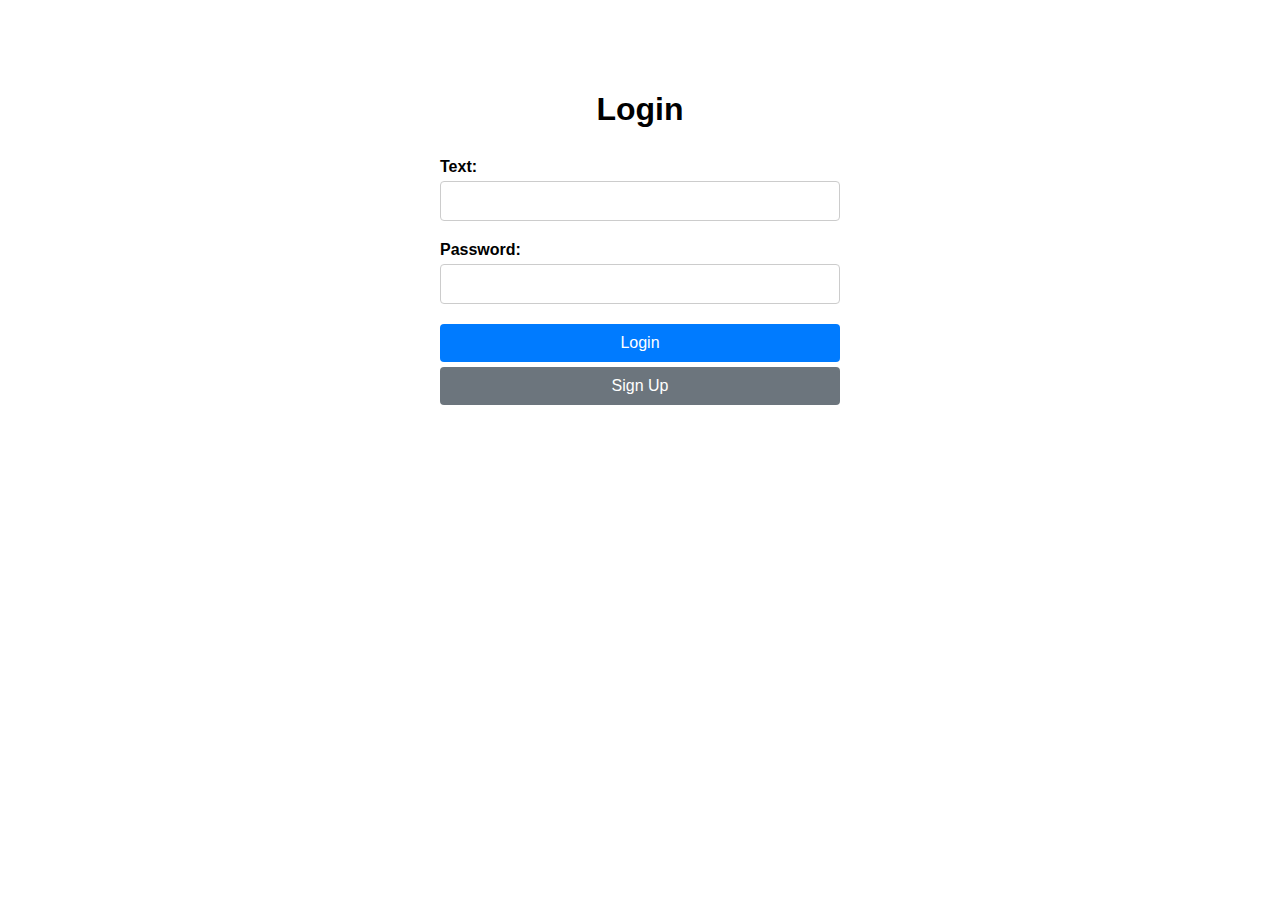
<file: HCL trainning/js_internal_300_training/ALL TASKS HCL/day6/index.html>
<!DOCTYPE html>
<html lang="en">
<head>
    <meta charset="UTF-8">
    <meta name="viewport" content="width=device-width, initial-scale=1.0">
    <title>Login Page</title>
    <link rel="stylesheet" href="style.css">
    <script src="script.js"></script>
</head>
<body>
    <h1>Login</h1>
    <form action="project.html" method="get">
        <div>
            <label for="text">Text:</label>
            <input type="text" id="text" name="firstname" required>
        </div>
        <div>
            <label for="password">Password:</label>
            <input type="password" id="password" name="password" required>
        </div>
        <div>
            <button type="submit">Login</button>
            <button type="button">Sign Up</button>
        </div>
    </form>
</body>
</html>
</file>
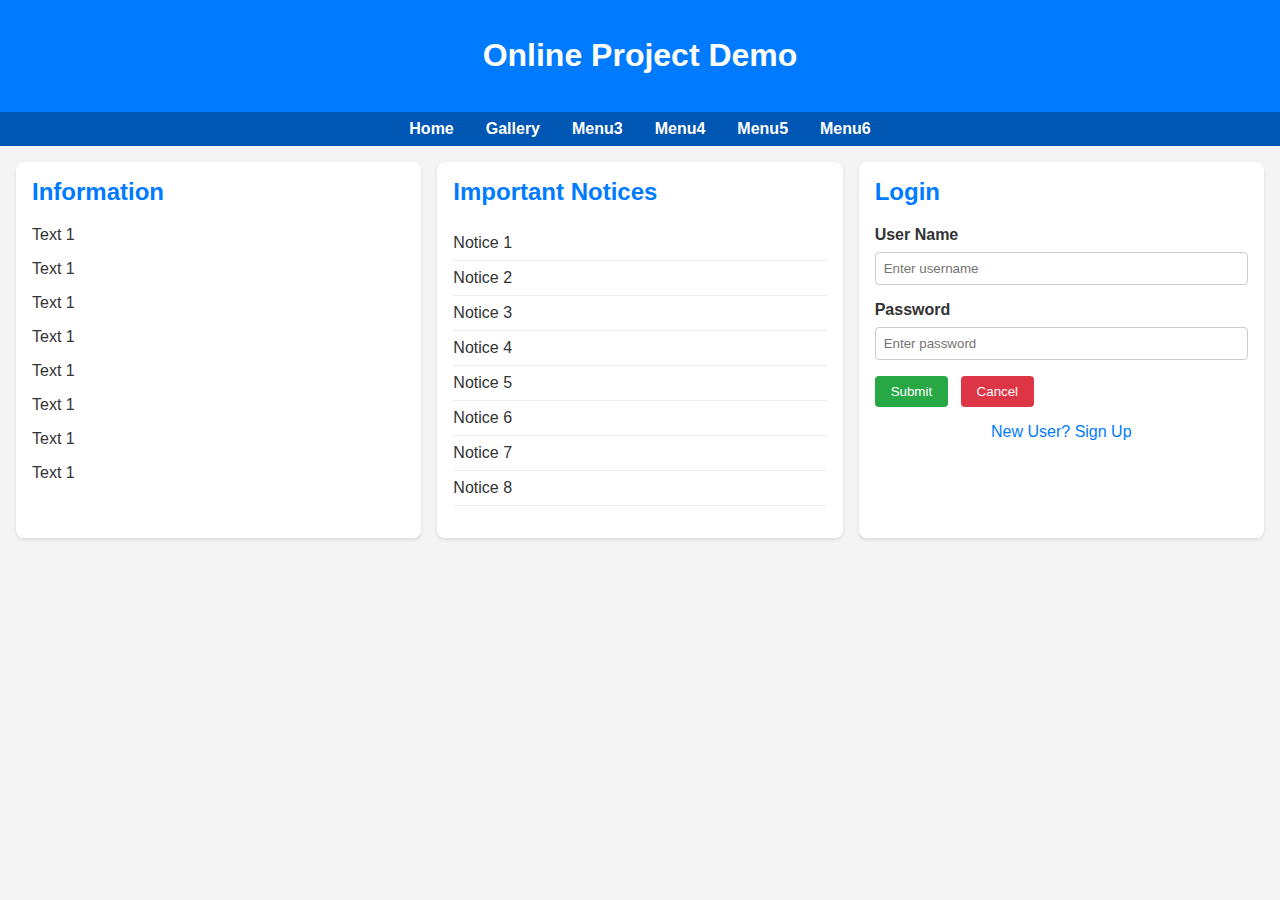
<file: HCL trainning/js_internal_300_training/ALL TASKS HCL/day7/index.html>
<!DOCTYPE html>
<html lang="en">
<head>
    <meta charset="UTF-8">
    <meta name="viewport" content="width=device-width, initial-scale=1.0">
    <title>Online Project Demo</title>
    <style>
        body {
            font-family: Arial, sans-serif;
            margin: 0;
            padding: 0;
            background-color: #f4f4f4;
            color: #333;
        }
        header {
            background-color: #007bff;
            color: white;
            padding: 1rem;
            text-align: center;
        }
        nav {
            background-color: #0056b3;
            padding: 0.5rem;
        }
        nav ul {
            list-style: none;
            padding: 0;
            margin: 0;
            display: flex;
            justify-content: center;
            gap: 2rem;
        }
        nav a {
            color: white;
            text-decoration: none;
            font-weight: bold;
        }
        nav a:hover {
            text-decoration: underline;
        }
        main {
            display: flex;
            flex-wrap: wrap;
            padding: 1rem;
            gap: 1rem;
        }
        .section {
            flex: 1 1 300px;
            background-color: white;
            padding: 1rem;
            border-radius: 8px;
            box-shadow: 0 2px 4px rgba(0,0,0,0.1);
        }
        .section h2 {
            margin-top: 0;
            color: #007bff;
        }
        .notice-list {
            list-style: none;
            padding: 0;
        }
        .notice-list li {
            padding: 0.5rem 0;
            border-bottom: 1px solid #eee;
        }
        form {
            display: flex;
            flex-direction: column;
        }
        label {
            margin-bottom: 0.5rem;
            font-weight: bold;
        }
        input {
            padding: 0.5rem;
            margin-bottom: 1rem;
            border: 1px solid #ccc;
            border-radius: 4px;
        }
        button {
            padding: 0.5rem 1rem;
            margin-right: 0.5rem;
            border: none;
            border-radius: 4px;
            cursor: pointer;
        }
        .submit-btn {
            background-color: #28a745;
            color: white;
        }
        .cancel-btn {
            background-color: #dc3545;
            color: white;
        }
        .signup-link {
            text-align: center;
            margin-top: 1rem;
        }
        .signup-link a {
            color: #007bff;
            text-decoration: none;
        }
        .signup-link a:hover {
            text-decoration: underline;
        }
    </style>
</head>
<body>
    <header>
        <h1>Online Project Demo</h1>
    </header>
    <nav>
        <ul>
            <li><a href="#">Home</a></li>
            <li><a href="#">Gallery</a></li>
            <li><a href="#">Menu3</a></li>
            <li><a href="#">Menu4</a></li>
            <li><a href="#">Menu5</a></li>
            <li><a href="#">Menu6</a></li>
        </ul>
    </nav>
    <main>
        <section class="section">
            <h2>Information</h2>
            <p>Text 1</p>
            <p>Text 1</p>
            <p>Text 1</p>
            <p>Text 1</p>
            <p>Text 1</p>
            <p>Text 1</p>
            <p>Text 1</p>
            <p>Text 1</p>
        </section>
        <section class="section">
            <h2>Important Notices</h2>
            <ul class="notice-list">
                <li>Notice 1</li>
                <li>Notice 2</li>
                <li>Notice 3</li>
                <li>Notice 4</li>
                <li>Notice 5</li>
                <li>Notice 6</li>
                <li>Notice 7</li>
                <li>Notice 8</li>
            </ul>
        </section>
        <section class="section">
            <h2>Login</h2>
            <form action="log.html" method="get" id="loginForm">
                <label for="username">User Name</label>
                <input type="text" id="username" placeholder="Enter username" required>

                <label for="password">Password</label>
                <input type="password" id="password" placeholder="Enter password" required>

                <div>
                    <button type="submit" class="submit-btn">Submit</button>
                    <button type="reset" class="cancel-btn">Cancel</button>
                </div>
            </form>
            <div class="signup-link">
                <a href="reg.html">New User? Sign Up</a>
            </div>
        </section>
    </main>
    <script>
        document.getElementById('loginForm').addEventListener('submit', function(event) {
            const username = document.getElementById('username').value.trim();
            const password = document.getElementById('password').value;

            if (username.length < 3) {
                alert('Username must be at least 3 characters long.');
                event.preventDefault();
                return;
            }

            if (password.length < 6) {
                alert('Password must be at least 6 characters long.');
                event.preventDefault();
                return;
            }

            // Additional checks can be added here
        });
    </script>
</body>
</html>
</file>
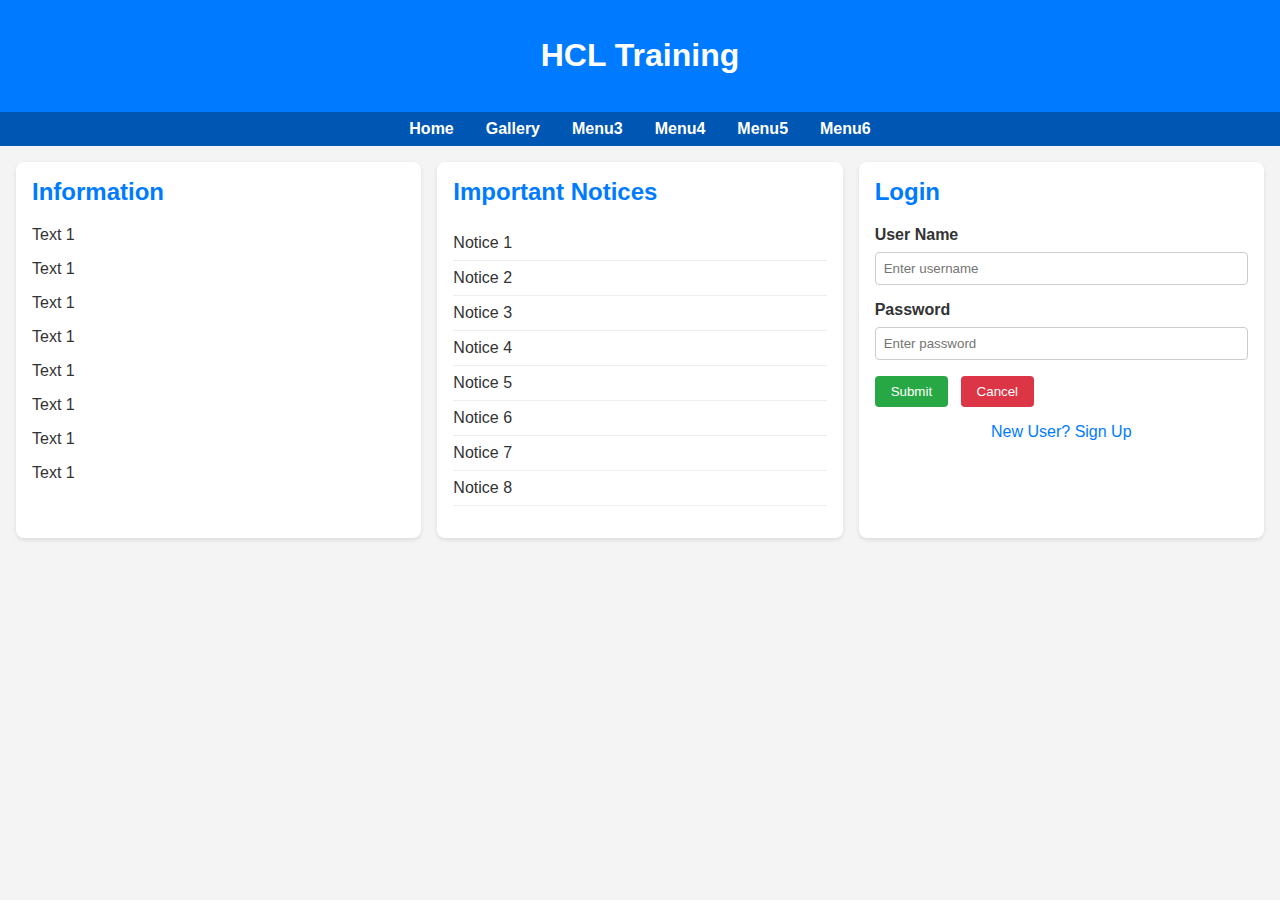
<file: HCL trainning/js_internal_300_training/ALL TASKS HCL/project/index.html>
<!DOCTYPE html>
<html lang="en">
<head>
    <meta charset="UTF-8">
    <meta name="viewport" content="width=device-width, initial-scale=1.0">
    <title>Online Project Demo</title>
    <style>
        body {
            font-family: Arial, sans-serif;
            margin: 0;
            padding: 0;
            background-color: #f4f4f4;
            color: #333;
        }
        header {
            background-color: #007bff;
            color: white;
            padding: 1rem;
            text-align: center;
        }
        nav {
            background-color: #0056b3;
            padding: 0.5rem;
        }
        nav ul {
            list-style: none;
            padding: 0;
            margin: 0;
            display: flex;
            justify-content: center;
            gap: 2rem;
        }
        nav a {
            color: white;
            text-decoration: none;
            font-weight: bold;
        }
        nav a:hover {
            text-decoration: underline;
        }
        main {
            display: flex;
            flex-wrap: wrap;
            padding: 1rem;
            gap: 1rem;
        }
        .section {
            flex: 1 1 300px;
            background-color: white;
            padding: 1rem;
            border-radius: 8px;
            box-shadow: 0 2px 4px rgba(0,0,0,0.1);
        }
        .section h2 {
            margin-top: 0;
            color: #007bff;
        }
        .notice-list {
            list-style: none;
            padding: 0;
        }
        .notice-list li {
            padding: 0.5rem 0;
            border-bottom: 1px solid #eee;
        }
        form {
            display: flex;
            flex-direction: column;
        }
        label {
            margin-bottom: 0.5rem;
            font-weight: bold;
        }
        input {
            padding: 0.5rem;
            margin-bottom: 1rem;
            border: 1px solid #ccc;
            border-radius: 4px;
        }
        button {
            padding: 0.5rem 1rem;
            margin-right: 0.5rem;
            border: none;
            border-radius: 4px;
            cursor: pointer;
        }
        .submit-btn {
            background-color: #28a745;
            color: white;
        }
        .cancel-btn {
            background-color: #dc3545;
            color: white;
        }
        .signup-link {
            text-align: center;
            margin-top: 1rem;
        }
        .signup-link a {
            color: #007bff;
            text-decoration: none;
        }
        .signup-link a:hover {
            text-decoration: underline;
        }
    </style>
</head>
<body>
    <header>
        <h1>HCL Training</h1>
    </header>
    <nav>
        <ul>
            <li><a href="#">Home</a></li>
            <li><a href="#">Gallery</a></li>
            <li><a href="#">Menu3</a></li>
            <li><a href="#">Menu4</a></li>
            <li><a href="#">Menu5</a></li>
            <li><a href="#">Menu6</a></li>
        </ul>
    </nav>
    <main>
        <div class="section">
            <h2>Information</h2>
            <p>Text 1</p>
            <p>Text 1</p>
            <p>Text 1</p>
            <p>Text 1</p>
            <p>Text 1</p>
            <p>Text 1</p>
            <p>Text 1</p>
            <p>Text 1</p>
        </div>
        <div class="section">
            <h2>Important Notices</h2>
            <ul class="notice-list">
                <li>Notice 1</li>
                <li>Notice 2</li>
                <li>Notice 3</li>
                <li>Notice 4</li>
                <li>Notice 5</li>
                <li>Notice 6</li>
                <li>Notice 7</li>
                <li>Notice 8</li>
            </ul>
        </div>
        <div class="section">
            <h2>Login</h2>
            <form action="log.html" method="get" id="loginForm">
                <label for="username">User Name</label>
                <input type="text" id="username" placeholder="Enter username" >

                <label for="password">Password</label>
                <input type="password" id="password" placeholder="Enter password" >

                <div>
                    <button type="submit" class="submit-btn">Submit</button>
                    <button type="reset" class="cancel-btn">Cancel</button>
                </div>
            </form>
            <div class="signup-link">
                <a href="reg.html">New User? Sign Up</a>
            </div>
        </div>
    </main>
    <script>
        document.getElementById('loginForm').addEventListener('submit', function(event) {
            const username = document.getElementById('username').value.trim();
            const password = document.getElementById('password').value;

            if (username.length < 3) {
                alert('Username must be at least 3 characters long.');
                event.preventDefault();
                return;
            }

            if (password.length < 6) {
                alert('Password must be at least 6 characters long.');
                event.preventDefault();
                return;
            }

            
        });
    </script>
</body>
</html>
</file>
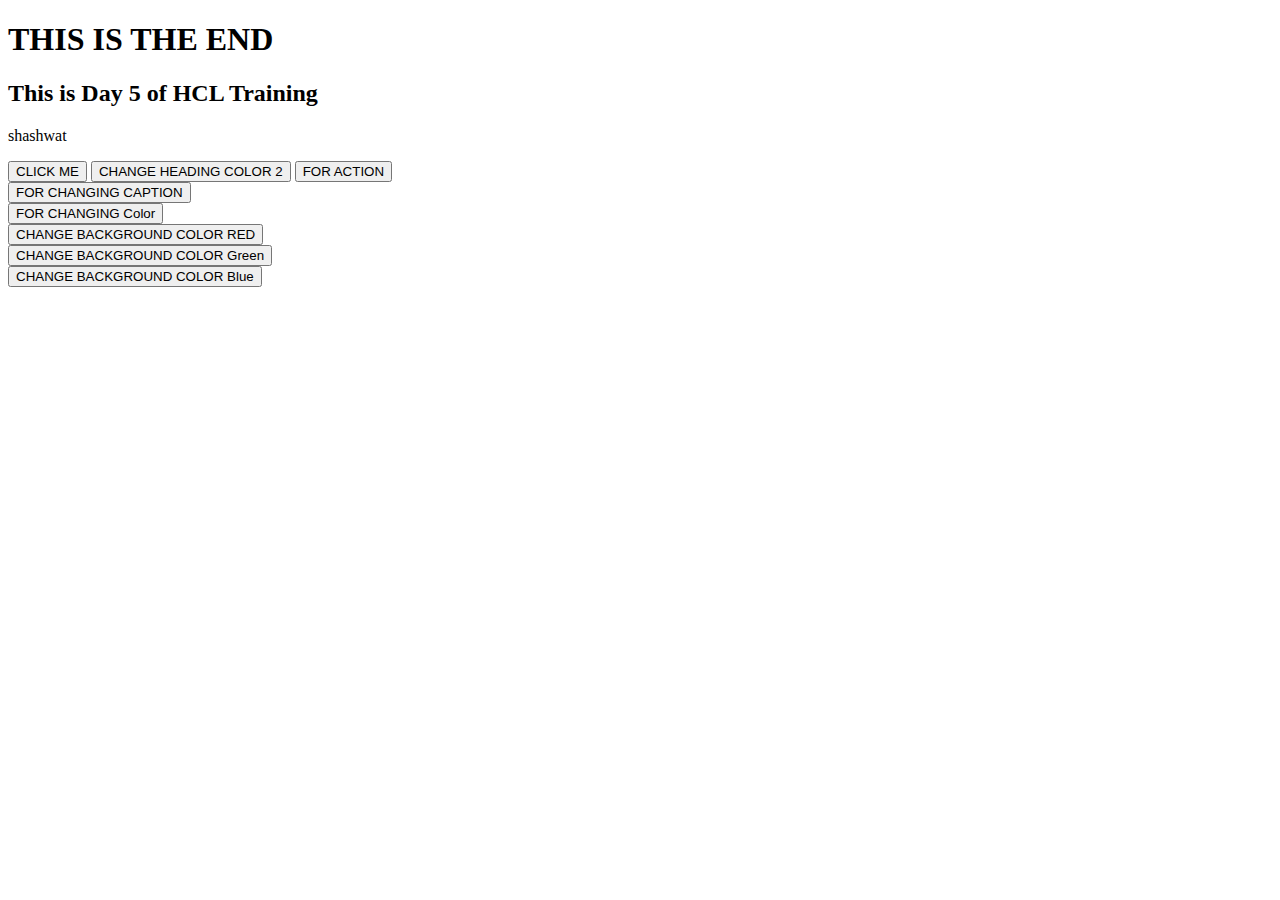
<file: HCL trainning/js_internal_300_training/ALL TASKS HCL/day5/day5_task1.html>
<!DOCTYPE html>
<html lang="en">
<head>
    <meta charset="UTF-8">
    <meta name="viewport" content="width=device-width, initial-scale=1.0">
    <title>Document</title>
</head>
<body>
    <h1 id="hid1"> THIS IS THE END</h1>
    <h2 id="hid2"> This is Day 5 of HCL Training </h2>
    <p> shashwat</p>

    <button type="submit" onclick="fun1()"> CLICK ME </button>
    <button type="submit" onclick="fun2()"> CHANGE HEADING COLOR 2</button>

    <button type="submit" id="bid1"> FOR ACTION</button>
    <br>
    <button type="submit" id="bid2"> FOR CHANGING CAPTION</button>
    <br>
    <button type="submit" id="bid3"> FOR CHANGING Color</button>
    <br>
    <button type="submit" id="bid4"> CHANGE BACKGROUND COLOR RED</button>
    <br>
    <button type="submit" id="bid5"> CHANGE BACKGROUND COLOR Green</button>
    <br>
    <button type="submit" id="bid6">CHANGE BACKGROUND COLOR Blue</button>
    <br>




<script>

    document.getElementById("bid4").addEventListener("click", function() {
        document.body.style.backgroundColor = "red";
    });
    document.getElementById("bid5").addEventListener("click", function() {
        document.body.style.backgroundColor = "green";
    }); 
    document.getElementById("bid6").addEventListener("click", function() {
        document.body.style.backgroundColor = "blue";
    });





    document.getElementById("bid2").addEventListener("click", function() {
        document.getElementById("hid1").innerHTML = "THIS IS THE NEW ENDING";
    });

    document.getElementById("bid3").addEventListener("click", function() {
        document.getElementById("hid2").style.color = "purple";
    });

    document.getElementById("bid1").addEventListener("click", function() {
        document.getElementById("hid1").style.color = "green";
        document.getElementById("hid2").style.color = "yellow";
    });

    function fun1() 
    {
        document.getElementById("hid1").style.color = "red";
    }

    function fun2() 
    {
        document.getElementById("hid2").style.color = "blue";
    }

</script>
</body>
</html>
</file>
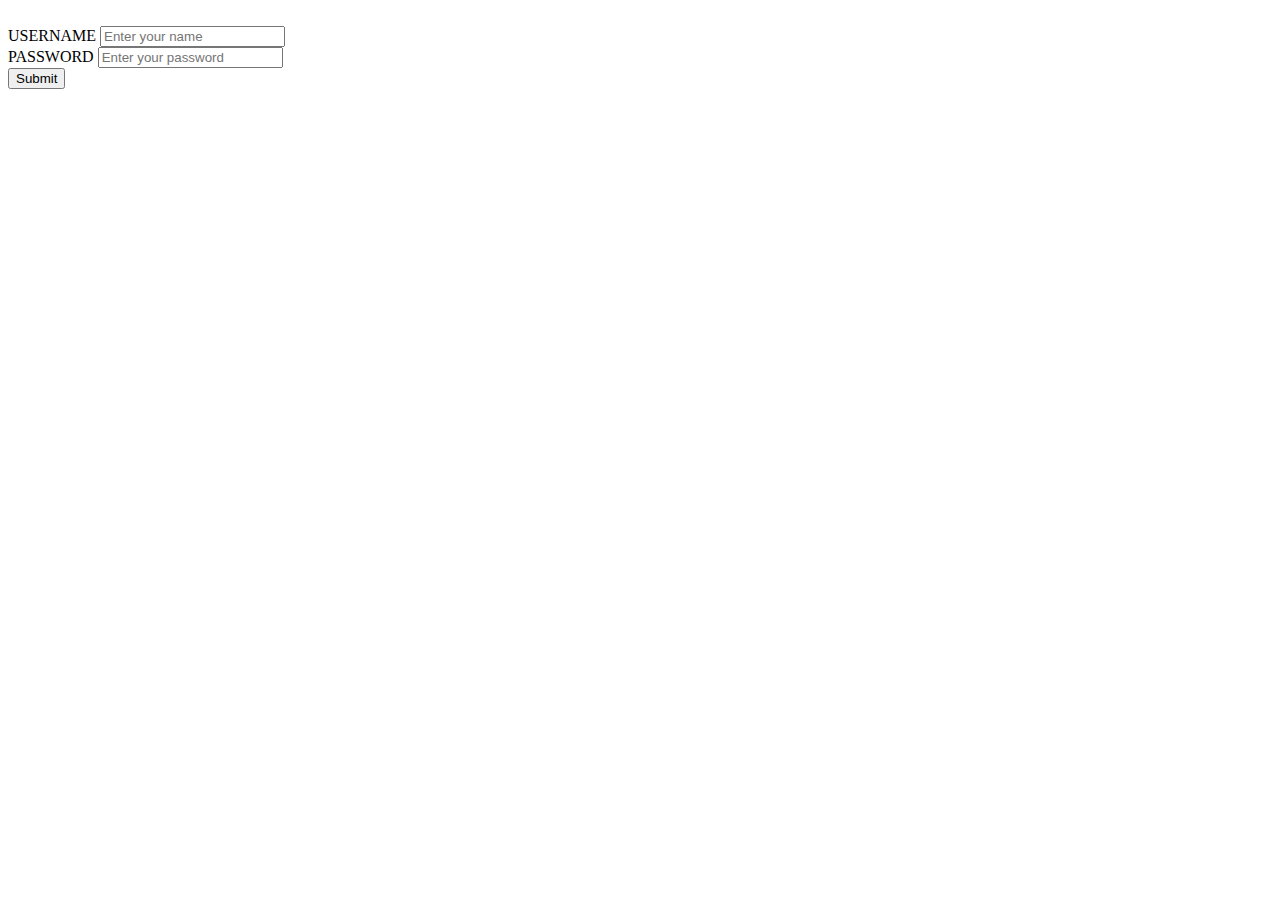
<file: HCL trainning/js_internal_300_training/ALL TASKS HCL/day5/day5_task2.html>
<!DOCTYPE html>
<html lang="en">
<head>
    <meta charset="UTF-8">
    <meta name="viewport" content="width=device-width, initial-scale=1.0">
    <title>Document</title>
</head>
<body>
<form id="fid1">
    <br>
    <label for="USERID "> USERNAME </label>
     <input type="text" id="text1" name="username" placeholder="Enter your name" >
     <br>
      <label for="PASSWORD "> PASSWORD </label>
    <input type="password" id="pass1" name="password" placeholder="Enter your password" >
    <br>
    <button type="submit">Submit</button>
    <br>
    <p id="error1" style="color: red;"></p> 

</form>



<script>
    document.getElementById("fid1").addEventListener("submit", function(event)
     {

        event.preventDefault();
         

        let a=document.getElementById("text1").value.trim();
        let error=document.getElementById("error1");
        if(a=="")
     {
        error.innerHTML="Value cannot be empty";
     }
     else{
        error.style.color="green";
        error.innerHTML="Form submitted successfully!";

     }

     });
        

     






    </script>









    
</body>
</html>
</file>
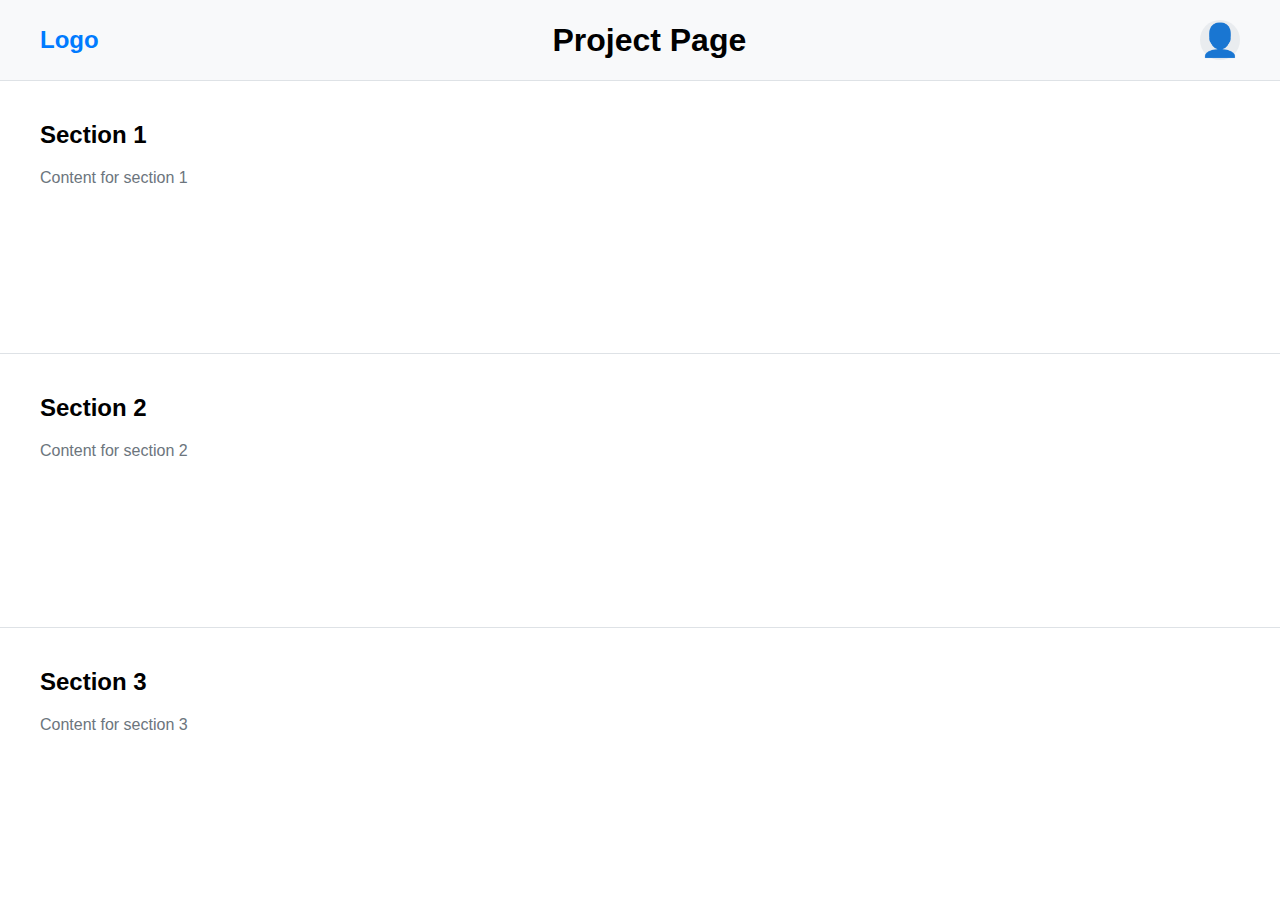
<file: HCL trainning/js_internal_300_training/ALL TASKS HCL/day6/project.html>
<!DOCTYPE html>
<html lang="en">
<head>
    <meta charset="UTF-8">
    <meta name="viewport" content="width=device-width, initial-scale=1.0">
    <title>Project Page</title>
    <link rel="stylesheet" href="style.css">
    <script>
        window.addEventListener('DOMContentLoaded', function() {
            const urlParams = new URLSearchParams(window.location.search);
            const firstname = urlParams.get('firstname');
            if (firstname) {
                // const welcomeMessage = document.getElementById('welcome-message');
                // welcomeMessage.textContent = 'Welcome ' + firstname;
                document.getElementById("welcome-message").innerHTML = `hello ! <b> ${firstname} </b>` ; 
            }
        });
    </script>
</head>
<body class="project-page">
    <header>
        <div class="logo">Logo</div>
        <h1>Project Page</h1>
        <div class="user-logo">👤</div>
    </header>
    <main>
        <section class="section-1">
            <h2 id="welcome-message">Section 1</h2>
            <p>Content for section 1</p>
        </section>
        <section class="section-2">
            <h2>Section 2</h2>
            <p>Content for section 2</p>
        </section>
        <section class="section-3">
            <h2>Section 3</h2>
            <p>Content for section 3</p>
        </section>
    </main>

    
</body>
</html>
</file>
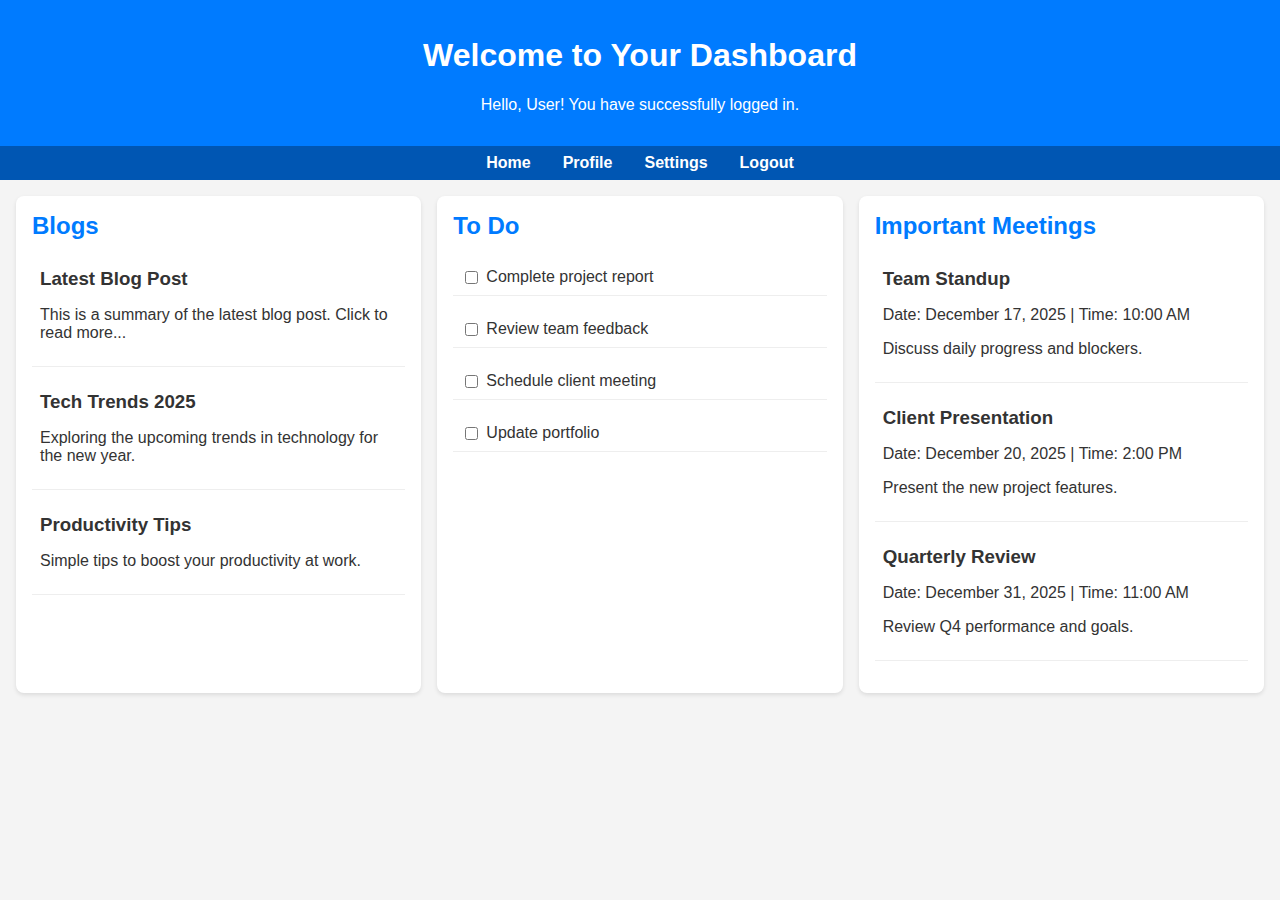
<file: HCL trainning/js_internal_300_training/ALL TASKS HCL/day7/log.html>
<!DOCTYPE html>
<html lang="en">
<head>
    <meta charset="UTF-8">
    <meta name="viewport" content="width=device-width, initial-scale=1.0">
    <title>Welcome - Online Project</title>
    <style>
        body {
            font-family: Arial, sans-serif;
            margin: 0;
            padding: 0;
            background-color: #f4f4f4;
            color: #333;
        }
        header {
            background-color: #007bff;
            color: white;
            padding: 1rem;
            text-align: center;
        }
        nav {
            background-color: #0056b3;
            padding: 0.5rem;
        }
        nav ul {
            list-style: none;
            padding: 0;
            margin: 0;
            display: flex;
            justify-content: center;
            gap: 2rem;
        }
        nav a {
            color: white;
            text-decoration: none;
            font-weight: bold;
        }
        nav a:hover {
            text-decoration: underline;
        }
        main {
            display: flex;
            flex-wrap: wrap;
            padding: 1rem;
            gap: 1rem;
        }
        .section {
            flex: 1 1 300px;
            background-color: white;
            padding: 1rem;
            border-radius: 8px;
            box-shadow: 0 2px 4px rgba(0,0,0,0.1);
        }
        .section h2 {
            margin-top: 0;
            color: #007bff;
        }
        .blog-item, .todo-item, .meeting-item {
            margin-bottom: 1rem;
            padding: 0.5rem;
            border-bottom: 1px solid #eee;
        }
        .blog-item h3, .meeting-item h3 {
            margin: 0 0 0.5rem 0;
            color: #333;
        }
        .todo-item {
            display: flex;
            align-items: center;
        }
        .todo-item input {
            margin-right: 0.5rem;
        }
    </style>
</head>
<body>
    <header>
        <h1>Welcome to Your Dashboard</h1>
        <p>Hello, User! You have successfully logged in.</p>
    </header>
    <nav>
        <ul>
            <li><a href="index.html">Home</a></li>
            <li><a href="#">Profile</a></li>
            <li><a href="#">Settings</a></li>
            <li><a href="#">Logout</a></li>
        </ul>
    </nav>
    <main>
        <section class="section">
            <h2>Blogs</h2>
            <div class="blog-item">
                <h3>Latest Blog Post</h3>
                <p>This is a summary of the latest blog post. Click to read more...</p>
            </div>
            <div class="blog-item">
                <h3>Tech Trends 2025</h3>
                <p>Exploring the upcoming trends in technology for the new year.</p>
            </div>
            <div class="blog-item">
                <h3>Productivity Tips</h3>
                <p>Simple tips to boost your productivity at work.</p>
            </div>
        </section>
        <section class="section">
            <h2>To Do</h2>
            <div class="todo-item">
                <input type="checkbox" id="task1">
                <label for="task1">Complete project report</label>
            </div>
            <div class="todo-item">
                <input type="checkbox" id="task2">
                <label for="task2">Review team feedback</label>
            </div>
            <div class="todo-item">
                <input type="checkbox" id="task3">
                <label for="task3">Schedule client meeting</label>
            </div>
            <div class="todo-item">
                <input type="checkbox" id="task4">
                <label for="task4">Update portfolio</label>
            </div>
        </section>
        <section class="section">
            <h2>Important Meetings</h2>
            <div class="meeting-item">
                <h3>Team Standup</h3>
                <p>Date: December 17, 2025 | Time: 10:00 AM</p>
                <p>Discuss daily progress and blockers.</p>
            </div>
            <div class="meeting-item">
                <h3>Client Presentation</h3>
                <p>Date: December 20, 2025 | Time: 2:00 PM</p>
                <p>Present the new project features.</p>
            </div>
            <div class="meeting-item">
                <h3>Quarterly Review</h3>
                <p>Date: December 31, 2025 | Time: 11:00 AM</p>
                <p>Review Q4 performance and goals.</p>
            </div>
        </section>
    </main>
</body>
</html></content>
</file>
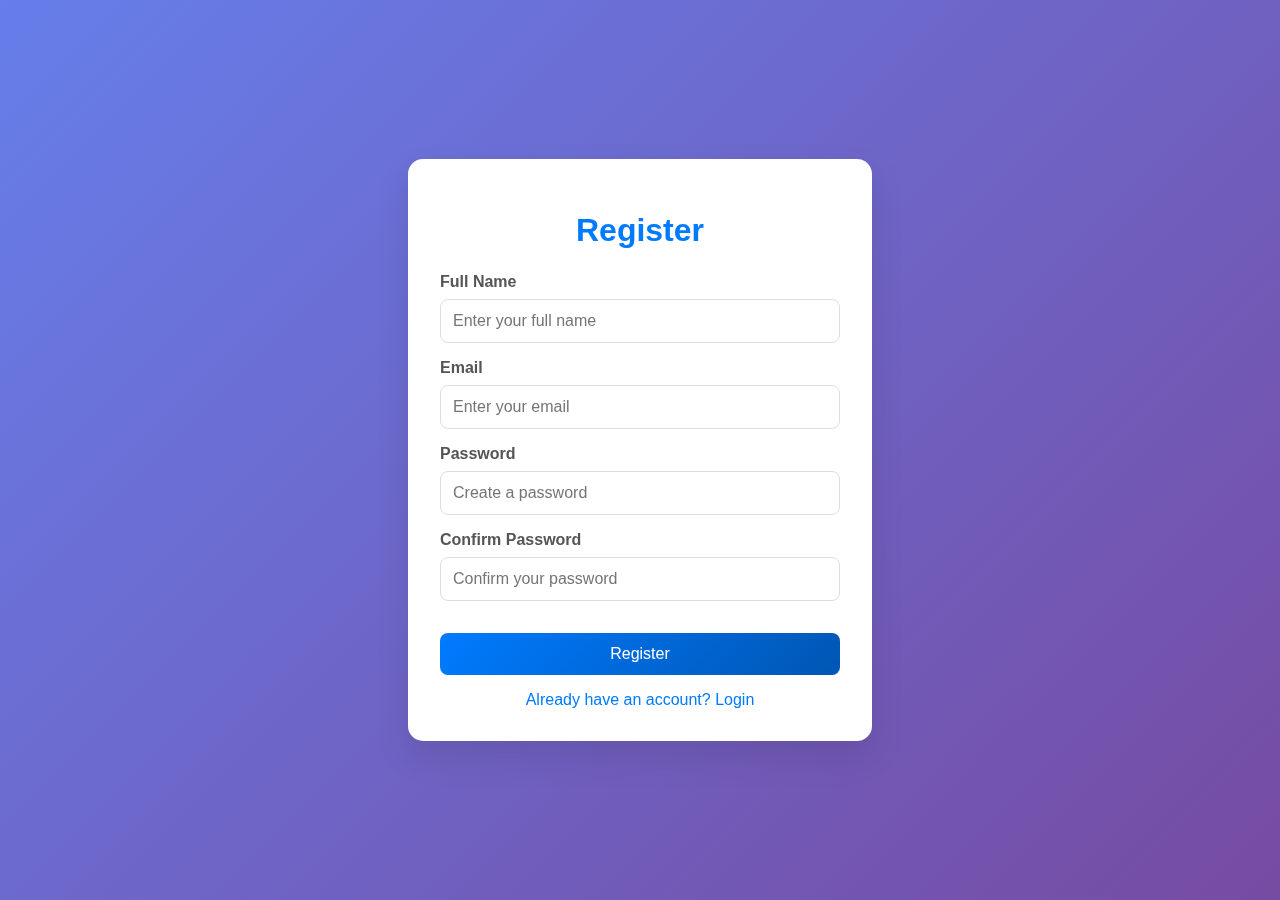
<file: HCL trainning/js_internal_300_training/ALL TASKS HCL/day7/reg.html>
<!DOCTYPE html>
<html lang="en">
<head>
    <meta charset="UTF-8">
    <meta name="viewport" content="width=device-width, initial-scale=1.0">
    <title>Register - Online Project</title>
    <style>
        body {
            font-family: 'Segoe UI', Tahoma, Geneva, Verdana, sans-serif;
            margin: 0;
            padding: 0;
            background: linear-gradient(135deg, #667eea 0%, #764ba2 100%);
            min-height: 100vh;
            display: flex;
            justify-content: center;
            align-items: center;
            color: #333;
        }
        .card {
            background: white;
            border-radius: 15px;
            box-shadow: 0 15px 35px rgba(0, 0, 0, 0.1);
            padding: 2rem;
            width: 100%;
            max-width: 400px;
            transition: transform 0.6s;
            transform-style: preserve-3d;
        }
        .card.flip {
            transform: rotateY(180deg);
        }
        .card-front, .card-back {
            backface-visibility: hidden;
        }
        .card-back {
            transform: rotateY(180deg);
            position: absolute;
            top: 0;
            left: 0;
            width: 100%;
            height: 100%;
            display: flex;
            justify-content: center;
            align-items: center;
            background: #28a745;
            color: white;
            border-radius: 15px;
        }
        h1 {
            text-align: center;
            margin-bottom: 1.5rem;
            color: #007bff;
        }
        form {
            display: flex;
            flex-direction: column;
        }
        label {
            margin-bottom: 0.5rem;
            font-weight: bold;
            color: #555;
        }
        input {
            padding: 0.75rem;
            margin-bottom: 1rem;
            border: 1px solid #ddd;
            border-radius: 8px;
            font-size: 1rem;
            transition: border-color 0.3s;
        }
        input:focus {
            outline: none;
            border-color: #007bff;
            box-shadow: 0 0 5px rgba(0, 123, 255, 0.5);
        }
        button {
            padding: 0.75rem;
            background: linear-gradient(135deg, #007bff 0%, #0056b3 100%);
            color: white;
            border: none;
            border-radius: 8px;
            font-size: 1rem;
            cursor: pointer;
            transition: transform 0.2s;
        }
        button:hover {
            transform: translateY(-2px);
        }
        .login-link {
            text-align: center;
            margin-top: 1rem;
        }
        .login-link a {
            color: #007bff;
            text-decoration: none;
        }
        .login-link a:hover {
            text-decoration: underline;
        }
        .error {
            color: #dc3545;
            font-size: 0.9rem;
            margin-bottom: 1rem;
        }
    </style>
</head>
<body>
    <div class="card" id="card">
        <div class="card-front">
            <h1>Register</h1>
            <form id="registerForm">
                <label for="name">Full Name</label>
                <input type="text" id="name" placeholder="Enter your full name" required>

                <label for="email">Email</label>
                <input type="email" id="email" placeholder="Enter your email" required>

                <label for="password">Password</label>
                <input type="password" id="password" placeholder="Create a password" required>

                <label for="confirmPassword">Confirm Password</label>
                <input type="password" id="confirmPassword" placeholder="Confirm your password" required>

                <div id="errorMessage" class="error"></div>

                <button type="submit">Register</button>
            </form>
            <div class="login-link">
                <a href="index.html">Already have an account? Login</a>
            </div>
        </div>
        <div class="card-back">
            <h2>Registration Successful!</h2>
            <p>Redirecting to home page...</p>
        </div>
    </div>

    <script>
        document.getElementById('registerForm').addEventListener('submit', function(event) {
            event.preventDefault();

            const name = document.getElementById('name').value.trim();
            const email = document.getElementById('email').value.trim();
            const password = document.getElementById('password').value;
            const confirmPassword = document.getElementById('confirmPassword').value;
            const errorMessage = document.getElementById('errorMessage');

            errorMessage.textContent = '';

            if (name.length < 2) {
                errorMessage.textContent = 'Name must be at least 2 characters.';
                return;
            }

            const emailRegex = /^[^\s@]+@[^\s@]+\.[^\s@]+$/;
            if (!emailRegex.test(email)) {
                errorMessage.textContent = 'Please enter a valid email.';
                return;
            }

            if (password.length < 6) {
                errorMessage.textContent = 'Password must be at least 6 characters.';
                return;
            }

            if (password !== confirmPassword) {
                errorMessage.textContent = 'Passwords do not match.';
                return;
            }

            // If validation passes, flip the card
            const card = document.getElementById('card');
            card.classList.add('flip');

            // Redirect after animation
            setTimeout(() => {
                window.location.href = 'index.html';
            }, 2000); // 2 seconds delay
        });
    </script>
</body>
</html></content>
</file>
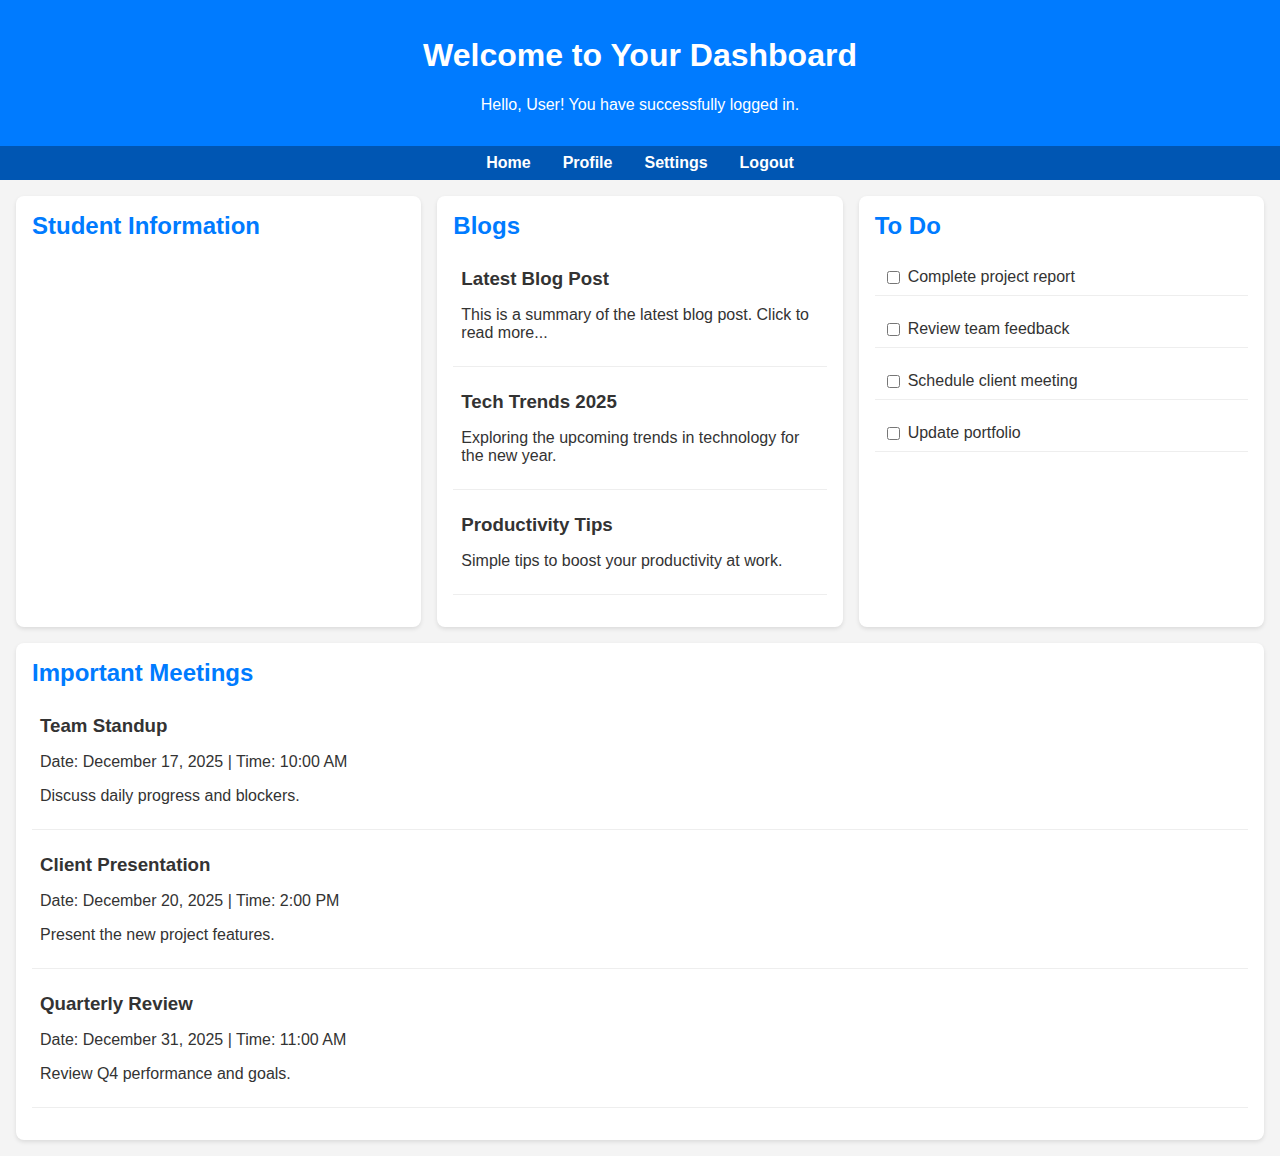
<file: HCL trainning/js_internal_300_training/ALL TASKS HCL/project/log.html>
<!DOCTYPE html>
<html lang="en">
<head>
    <meta charset="UTF-8">
    <meta name="viewport" content="width=device-width, initial-scale=1.0">
    <title>Welcome - Online Project</title>
    <style>
        body {
            font-family: Arial, sans-serif;
            margin: 0;
            padding: 0;
            background-color: #f4f4f4;
            color: #333;
        }
        header {
            background-color: #007bff;
            color: white;
            padding: 1rem;
            text-align: center;
        }
        nav {
            background-color: #0056b3;
            padding: 0.5rem;
        }
        nav ul {
            list-style: none;
            padding: 0;
            margin: 0;
            display: flex;
            justify-content: center;
            gap: 2rem;
        }
        nav a {
            color: white;
            text-decoration: none;
            font-weight: bold;
        }
        nav a:hover {
            text-decoration: underline;
        }
        main {
            display: flex;
            flex-wrap: wrap;
            padding: 1rem;
            gap: 1rem;
        }
        .section {
            flex: 1 1 300px;
            background-color: white;
            padding: 1rem;
            border-radius: 8px;
            box-shadow: 0 2px 4px rgba(0,0,0,0.1);
        }
        .section h2 {
            margin-top: 0;
            color: #007bff;
        }
        .student-info {
            background: linear-gradient(135deg, #e8f5e9 0%, #f1f8f6 100%);
            border-left: 5px solid #00796b;
            border-radius: 8px;
            padding: 1.5rem;
            margin-bottom: 1rem;
            box-shadow: 0 2px 8px rgba(0, 0, 0, 0.08);
        }
        .student-info strong {
            display: block;
            font-size: 1.1rem;
            color: #00695c;
            margin-bottom: 1rem;
            text-transform: uppercase;
            letter-spacing: 0.5px;
        }
        .student-info div {
            padding: 0.6rem 0;
            font-size: 0.95rem;
            color: #1b5e20;
            border-bottom: 1px solid rgba(0, 121, 107, 0.1);
            display: flex;
            align-items: center;
        }
        .student-info div:last-child {
            border-bottom: none;
        }
        .blog-item, .todo-item, .meeting-item {
            margin-bottom: 1rem;
            padding: 0.5rem;
            border-bottom: 1px solid #eee;
        }
        .blog-item h3, .meeting-item h3 {
            margin: 0 0 0.5rem 0;
            color: #333;
        }
        .todo-item {
            display: flex;
            align-items: center;
        }
        .todo-item input {
            margin-right: 0.5rem;
        }
    </style>
</head>
<body>
    <header>
        <h1>Welcome to Your Dashboard</h1>
        <p>Hello, User! You have successfully logged in.</p>
    </header>
    <nav>
        <ul>
            <li><a href="index.html">Home</a></li>
            <li><a href="#">Profile</a></li>
            <li><a href="#">Settings</a></li>
            <li><a href="#">Logout</a></li>
        </ul>
    </nav>
    <main>
        <section class="section" id="studentSection">
            <h2>Student Information</h2>
            
        </section>
        <section class="section">
            <h2>Blogs</h2>
            <div class="blog-item">
                <h3>Latest Blog Post</h3>
                <p>This is a summary of the latest blog post. Click to read more...</p>
            </div>
            <div class="blog-item">
                <h3>Tech Trends 2025</h3>
                <p>Exploring the upcoming trends in technology for the new year.</p>
            </div>
            <div class="blog-item">
                <h3>Productivity Tips</h3>
                <p>Simple tips to boost your productivity at work.</p>
            </div>
        </section>
        <section class="section">
            <h2>To Do</h2>
            <div class="todo-item">
                <input type="checkbox" id="task1">
                <label for="task1">Complete project report</label>
            </div>
            <div class="todo-item">
                <input type="checkbox" id="task2">
                <label for="task2">Review team feedback</label>
            </div>
            <div class="todo-item">
                <input type="checkbox" id="task3">
                <label for="task3">Schedule client meeting</label>
            </div>
            <div class="todo-item">
                <input type="checkbox" id="task4">
                <label for="task4">Update portfolio</label>
            </div>
        </section>
        <section class="section">
            <h2>Important Meetings</h2>
            <div class="meeting-item">
                <h3>Team Standup</h3>
                <p>Date: December 17, 2025 | Time: 10:00 AM</p>
                <p>Discuss daily progress and blockers.</p>
            </div>
            <div class="meeting-item">
                <h3>Client Presentation</h3>
                <p>Date: December 20, 2025 | Time: 2:00 PM</p>
                <p>Present the new project features.</p>
            </div>
            <div class="meeting-item">
                <h3>Quarterly Review</h3>
                <p>Date: December 31, 2025 | Time: 11:00 AM</p>
                <p>Review Q4 performance and goals.</p>
            </div>
        </section>
    </main>
    <script>
        // Read student data from localStorage and populate the student section
        (function() {
            try {
                const raw = localStorage.getItem('studentData');
                if (!raw) return;
                const student = JSON.parse(raw);
                const studentSection = document.getElementById('studentSection');
                if (!studentSection) return;

                const infoDiv = document.createElement('div');
                infoDiv.className = 'student-info';
                infoDiv.innerHTML = `
                    <strong>Registered Student:</strong>
                    <div>Name: ${escapeHtml(student.name)}</div>
                    <div>Email: ${escapeHtml(student.email)}</div>
                    <div>Gender: ${escapeHtml(student.gender)}</div>
                    <div>Course: ${escapeHtml(student.course)}</div>
                `;

                studentSection.appendChild(infoDiv);

                // helper to escape HTML
                function escapeHtml(text) {
                    if (!text) return '';
                    return String(text)
                        .replace(/&/g, '&amp;')
                        .replace(/</g, '&lt;')
                        .replace(/>/g, '&gt;')
                        .replace(/"/g, '&quot;')
                        .replace(/'/g, '&#039;');
                }
            } catch (e) {
                console.warn('Could not load studentData', e);
            }
        })();
    </script>
</body>
</html></content>
</file>
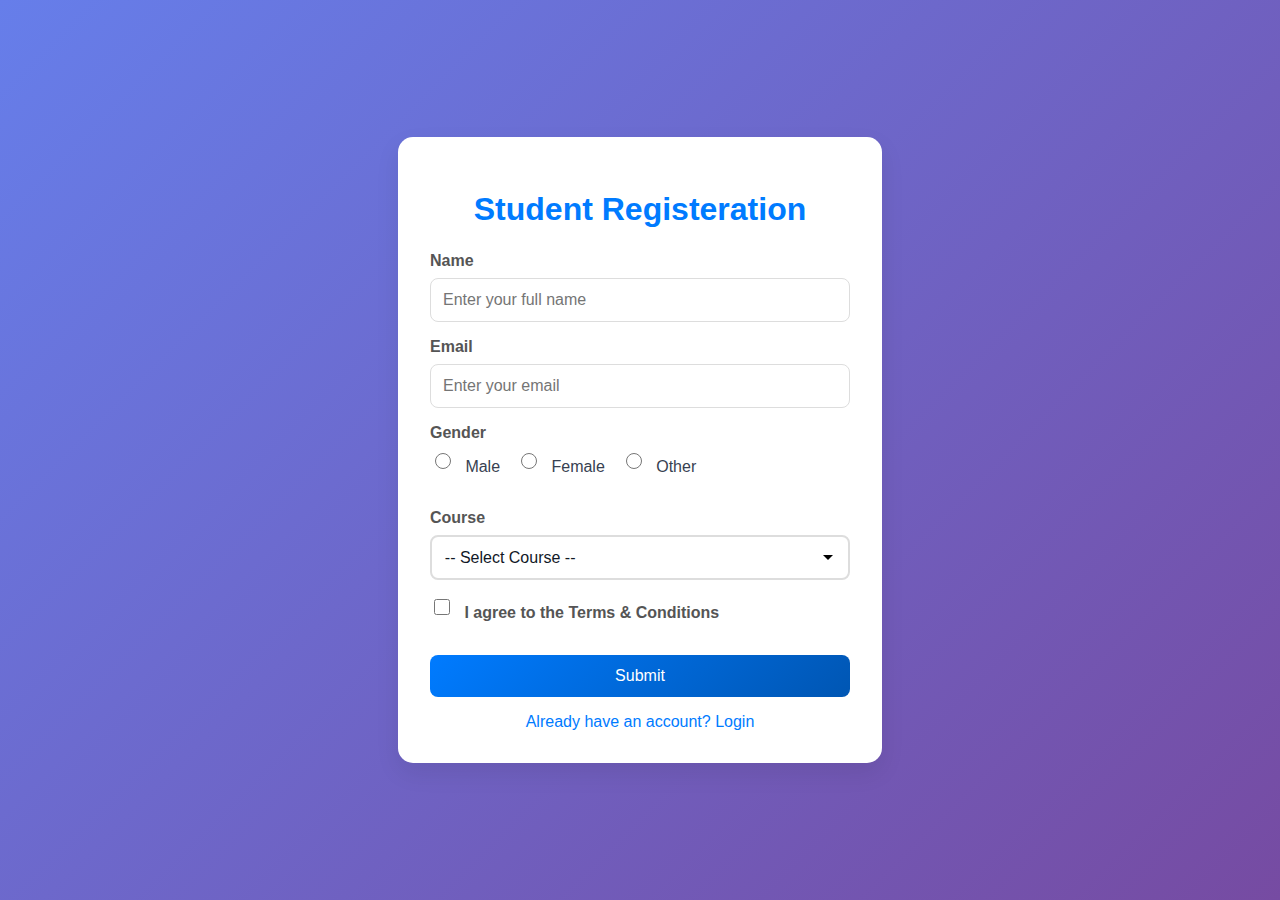
<file: HCL trainning/js_internal_300_training/ALL TASKS HCL/project/reg.html>
<!DOCTYPE html>
<html lang="en">
<head>
    <meta charset="UTF-8">
    <meta name="viewport" content="width=device-width, initial-scale=1.0">
    <title>Register - Online Project</title>
    <link rel="stylesheet" href="style.css">
</head>
<body>
    <div class="card" id="card">
        <div class="card-front">
            <h1>Student Registeration</h1>
            <form id="registerForm">
                <label for="name">Name</label>
                <input type="text" id="name" placeholder="Enter your full name" >

                <label for="email">Email</label>
                <input type="email" id="email" placeholder="Enter your email" >

                <label>Gender</label>
                <div class="gender-group" role="radiogroup" aria-label="Gender">
                    <label><input type="radio" name="gender" value="Male"> Male</label>
                    <label><input type="radio" name="gender" value="Female"> Female</label>
                    <label><input type="radio" name="gender" value="Other"> Other</label>
                </div>

                <label for="course">Course</label>
                <select id="course">
                    <option value="">-- Select Course --</option>
                    <option value="JavaScript">JavaScript</option>
                    <option value="Python">Python</option>
                    <option value="Java">Java</option>
                    <option value="C#">C#</option>
                </select>

                <label for="terms">
                    <input type="checkbox" id="terms"> I agree to the Terms &amp; Conditions
                </label>

                <div id="errorMessage" class="error"></div>

                <button type="submit">Submit</button>
            </form>
            <div id="successMessage" class="success" style="display:none"></div>
            <div id="result" class="result" style="display:none"></div>
            <div style="text-align:center; margin-top:1rem;">
                <button id="nextBtn" style="display:none; padding:0.6rem 1rem; border-radius:6px; border:none; background:#007bff; color:#fff; cursor:pointer;">Next</button>
            </div>
            <div class="login-link">
                <a href="index.html">Already have an account? Login</a>
            </div>
        </div>
    </div>

    <script src="register.js"></script>
</body>
</html></content>
</file>
<file: HCL trainning/js_internal_300_training/ALL TASKS HCL/day6/style.css>
body {
    font-family: Arial, sans-serif;
    max-width: 400px;
    margin: 50px auto;
    padding: 20px;
}

h1 {
    text-align: center;
    margin-bottom: 30px;
}

form {
    display: flex;
    flex-direction: column;
    gap: 20px;
}

div {
    display: flex;
    flex-direction: column;
    gap: 5px;
}

label {
    font-weight: bold;
}

input {
    padding: 10px;
    border: 1px solid #ccc;
    border-radius: 4px;
    font-size: 16px;
}

button {
    padding: 10px 20px;
    border: none;
    border-radius: 4px;
    font-size: 16px;
    cursor: pointer;
}

button[type="submit"] {
    background-color: #007bff;
    color: white;
}

button[type="submit"]:hover {
    background-color: #0056b3;
}

button[type="button"] {
    background-color: #6c757d;
    color: white;
}

button[type="button"]:hover {
    background-color: #545b62;
}

/* Project Page Styles */
body.project-page {
    max-width: 100%;
    margin: 0;
    padding: 0;
    height: 100vh;
    display: flex;
    flex-direction: column;
}

header {
    display: flex;
    justify-content: space-between;
    align-items: center;
    padding: 20px 40px;
    background-color: #f8f9fa;
    border-bottom: 1px solid #dee2e6;
}

header .logo {
    font-size: 24px;
    font-weight: bold;
    color: #007bff;
}

header h1 {
    margin: 0;
    text-align: center;
    flex: 1;
}

header .user-logo {
    font-size: 32px;
    width: 40px;
    height: 40px;
    display: flex;
    align-items: center;
    justify-content: center;
    background-color: #e9ecef;
    border-radius: 50%;
}

main {
    display: flex;
    flex-direction: column;
    flex: 1;
    height: calc(100vh - 80px);
}

section {
    flex: 1;
    padding: 40px;
    border-bottom: 1px solid #dee2e6;
}

section:last-child {
    border-bottom: none;
}

section h2 {
    margin-top: 0;
    margin-bottom: 20px;
}

section p {
    margin: 0;
    color: #6c757d;
}
</file>
<file: HCL trainning/js_internal_300_training/ALL TASKS HCL/project/style.css>
body {
    font-family: 'Segoe UI', Tahoma, Geneva, Verdana, sans-serif;
    margin: 0;
    padding: 0;
    background: linear-gradient(135deg, #667eea 0%, #764ba2 100%);
    min-height: 100vh;
    display: flex;
    justify-content: center;
    align-items: center;
    color: #333;
    animation: fadeIn 1s ease-in;
}
@keyframes fadeIn {
    from { opacity: 0; transform: translateY(20px); }
    to { opacity: 1; transform: translateY(0); }
}
.card {
    background: white;
    border-radius: 15px;
    box-shadow: 0 10px 25px rgba(0, 0, 0, 0.08);
    padding: 2rem;
    width: 100%;
    max-width: 420px;
    position: relative;
}
h1 {
    text-align: center;
    margin-bottom: 1.5rem;
    color: #007bff;
}
form {
    display: flex;
    flex-direction: column;
}
label {
    margin-bottom: 0.5rem;
    font-weight: bold;
    color: #555;
}
input {
    padding: 0.75rem;
    margin-bottom: 1rem;
    border: 1px solid #ddd;
    border-radius: 8px;
    font-size: 1rem;
    transition: border-color 0.3s;
}
input:focus {
    outline: none;
    border-color: #007bff;
    box-shadow: 0 0 5px rgba(0, 123, 255, 0.5);
}
button {
    padding: 0.75rem;
    background: linear-gradient(135deg, #007bff 0%, #0056b3 100%);
    color: white;
    border: none;
    border-radius: 8px;
    font-size: 1rem;
    cursor: pointer;
    transition: transform 0.2s;
}
button:hover {
    transform: translateY(-2px);
}
.login-link {
    text-align: center;
    margin-top: 1rem;
}
.login-link a {
    color: #007bff;
    text-decoration: none;
}
.login-link a:hover {
    text-decoration: underline;
}
.error {
    color: #dc3545;
    font-size: 0.9rem;
    margin-bottom: 1rem;
}

.success {
    color: #155724;
    background-color: #d4edda;
    border: 1px solid #c3e6cb;
    padding: 0.75rem;
    border-radius: 6px;
    margin-top: 1rem;
    text-align: center;
}

.result {
    background: #ffffffcc;
    border-radius: 8px;
    padding: 1rem;
    margin-top: 1rem;
    box-shadow: 0 2px 6px rgba(0,0,0,0.06);
}


select#course {
    padding: 0.75rem 0.8rem;
    border: 2px solid #ddd;
    border-radius: 8px;
    background: white url('data:image/svg+xml;utf8,<svg fill="black" height="24" viewBox="0 0 24 24" width="24" xmlns="http://www.w3.org/2000/svg"><path d="M7 10l5 5 5-5z"/></svg>') no-repeat right 0.5rem center;
    background-size: 1.5rem;
    background-color: white;
    font-size: 1rem;
    color: #111827;
    -webkit-appearance: none;
    -moz-appearance: none;
    appearance: none;
    width: 100%;
    box-sizing: border-box;
    margin-bottom: 1rem;
    padding-right: 2rem;
    transition: border-color 0.3s, box-shadow 0.3s;
    cursor: pointer;
}

select#course:hover {
    border-color: #007bff;
}

select#course:focus {
    outline: none;
    border-color: #007bff;
    box-shadow: 0 0 8px rgba(0, 123, 255, 0.3);
}

select#course option {
    padding: 0.5rem;
    color: #111827;
}


/* Radio & checkbox inputs alignment */
input[type="radio"],
input[type="checkbox"] {
    margin-right: 0.5rem;
    vertical-align: middle;
    width: 1rem;
    height: 1rem;
    box-sizing: border-box;
}

/* Gender group styling */
.gender-group {
    display: flex;
    gap: 1rem;
    align-items: center;
    margin-bottom: 1rem;
}

.gender-group label {
    display: inline-flex;
    align-items: center;
    gap: 0.4rem;
    color: #374151;
    font-weight: 500;
}


label[for="terms"] {
    display: inline-flex;
    align-items: center;
    gap: 0.4rem;
}
</file>
